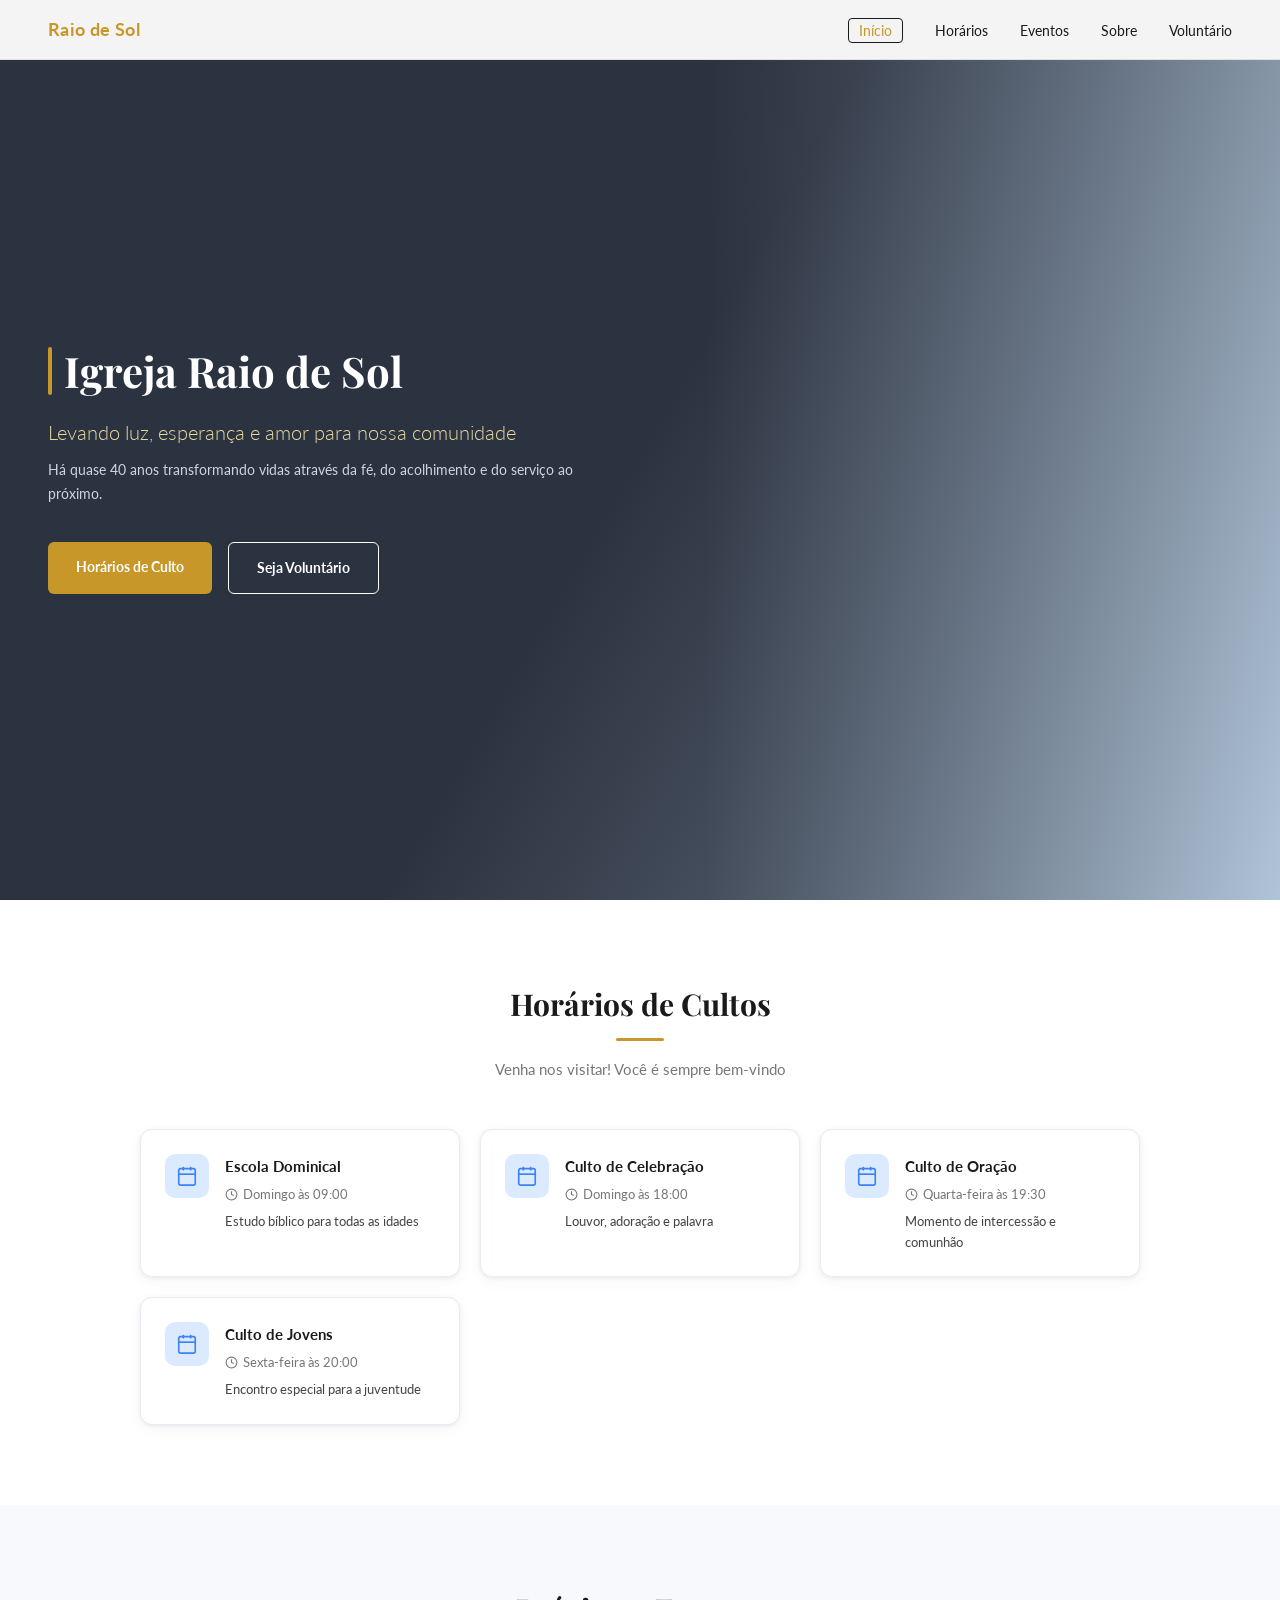
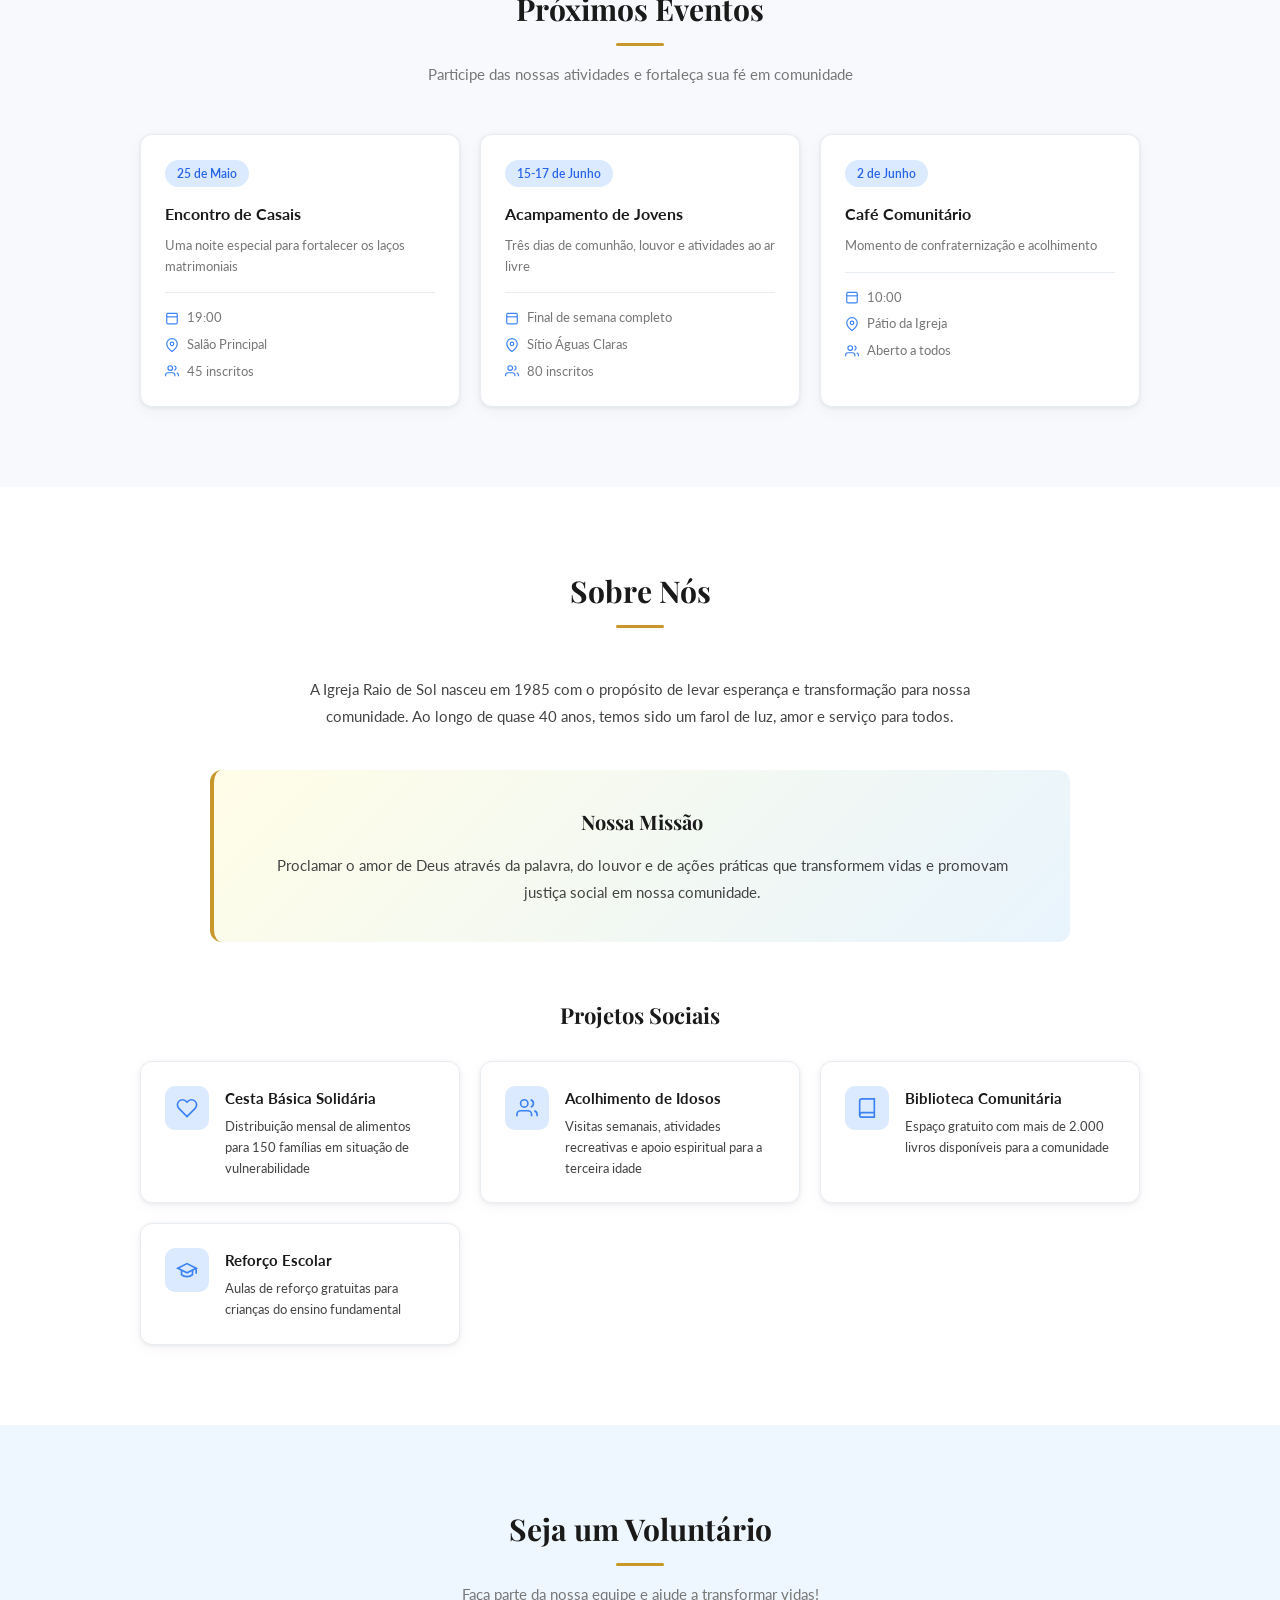
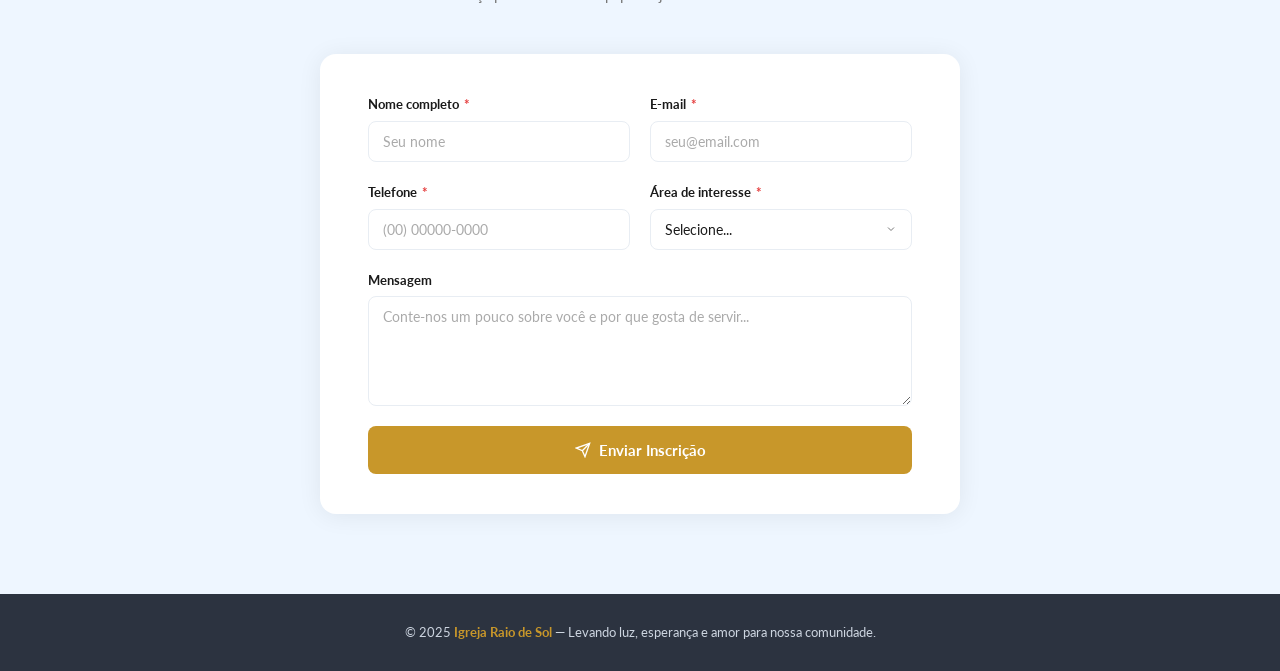
<file: src/main/resources/static/index.html>
<!DOCTYPE html>
<html lang="pt-BR">
<head>
    <meta charset="UTF-8" />
    <meta name="viewport" content="width=device-width, initial-scale=1.0" />
    <link href="https://fonts.googleapis.com/css2?family=Lato:wght@300;400;700&family=Playfair+Display:wght@600;700&display=swap" rel="stylesheet" />
    <link rel="stylesheet" href="style.css">

    <title>Igreja Raio de Sol</title>
</head>

<body>
<!-- NAV -->
<nav>
    <a href="#inicio" class="nav-logo">Raio de Sol</a>
    <ul class="nav-links">
        <li><a href="#inicio" class="active" id="nav-inicio">Início</a></li>
        <li><a href="#horarios" id="nav-horarios">Horários</a></li>
        <li><a href="#eventos" id="nav-eventos">Eventos</a></li>
        <li><a href="#sobre" id="nav-sobre">Sobre</a></li>
        <li><a href="#voluntario" id="nav-voluntario">Voluntário</a></li>
    </ul>
</nav>

<!-- HERO -->
<section id="inicio">
    <div class="hero-content">
        <div class="hero-eyebrow">
            <h1 class="hero-title">Igreja Raio de Sol</h1>
        </div>
        <p class="hero-subtitle">Levando luz, esperança e amor para nossa comunidade</p>
        <p class="hero-desc">Há quase 40 anos transformando vidas através da fé, do acolhimento e do serviço ao próximo.</p>
        <div class="hero-actions">
            <a href="#horarios" class="btn-primary">Horários de Culto</a>
            <a href="#voluntario" class="btn-secondary">Seja Voluntário</a>
        </div>
    </div>
</section>

<!-- HORÁRIOS -->
<section id="horarios">
    <div class="section-header">
        <h2 class="section-title">Horários de Cultos</h2>
        <div class="section-divider"></div>
        <p class="section-subtitle">Venha nos visitar! Você é sempre bem-vindo</p>
    </div>
    <div class="cards-grid">

        <div class="schedule-card">
            <div class="card-icon">
                <svg viewBox="0 0 24 24"><rect x="3" y="4" width="18" height="18" rx="2"/><line x1="16" y1="2" x2="16" y2="6"/><line x1="8" y1="2" x2="8" y2="6"/><line x1="3" y1="10" x2="21" y2="10"/></svg>
            </div>
            <div class="card-body">
                <h3>Escola Dominical</h3>
                <div class="card-time">
                    <svg viewBox="0 0 24 24"><circle cx="12" cy="12" r="10"/><polyline points="12 6 12 12 16 14"/></svg>
                    Domingo às 09:00
                </div>
                <p class="card-desc">Estudo bíblico para todas as idades</p>
            </div>
        </div>

        <div class="schedule-card">
            <div class="card-icon">
                <svg viewBox="0 0 24 24"><rect x="3" y="4" width="18" height="18" rx="2"/><line x1="16" y1="2" x2="16" y2="6"/><line x1="8" y1="2" x2="8" y2="6"/><line x1="3" y1="10" x2="21" y2="10"/></svg>
            </div>
            <div class="card-body">
                <h3>Culto de Celebração</h3>
                <div class="card-time">
                    <svg viewBox="0 0 24 24"><circle cx="12" cy="12" r="10"/><polyline points="12 6 12 12 16 14"/></svg>
                    Domingo às 18:00
                </div>
                <p class="card-desc">Louvor, adoração e palavra</p>
            </div>
        </div>

        <div class="schedule-card">
            <div class="card-icon">
                <svg viewBox="0 0 24 24"><rect x="3" y="4" width="18" height="18" rx="2"/><line x1="16" y1="2" x2="16" y2="6"/><line x1="8" y1="2" x2="8" y2="6"/><line x1="3" y1="10" x2="21" y2="10"/></svg>
            </div>
            <div class="card-body">
                <h3>Culto de Oração</h3>
                <div class="card-time">
                    <svg viewBox="0 0 24 24"><circle cx="12" cy="12" r="10"/><polyline points="12 6 12 12 16 14"/></svg>
                    Quarta-feira às 19:30
                </div>
                <p class="card-desc">Momento de intercessão e comunhão</p>
            </div>
        </div>

        <div class="schedule-card">
            <div class="card-icon">
                <svg viewBox="0 0 24 24"><rect x="3" y="4" width="18" height="18" rx="2"/><line x1="16" y1="2" x2="16" y2="6"/><line x1="8" y1="2" x2="8" y2="6"/><line x1="3" y1="10" x2="21" y2="10"/></svg>
            </div>
            <div class="card-body">
                <h3>Culto de Jovens</h3>
                <div class="card-time">
                    <svg viewBox="0 0 24 24"><circle cx="12" cy="12" r="10"/><polyline points="12 6 12 12 16 14"/></svg>
                    Sexta-feira às 20:00
                </div>
                <p class="card-desc">Encontro especial para a juventude</p>
            </div>
        </div>

    </div>
</section>

<!-- EVENTOS -->
<section id="eventos">
    <div class="section-header">
        <h2 class="section-title">Próximos Eventos</h2>
        <div class="section-divider"></div>
        <p class="section-subtitle">Participe das nossas atividades e fortaleça sua fé em comunidade</p>
    </div>
    <div class="events-grid">

        <div class="event-card">
            <span class="event-date-badge">25 de Maio</span>
            <h3>Encontro de Casais</h3>
            <p>Uma noite especial para fortalecer os laços matrimoniais</p>
            <div class="event-meta">
                <div class="event-meta-row">
                    <svg viewBox="0 0 24 24"><rect x="3" y="4" width="18" height="18" rx="2"/><line x1="3" y1="10" x2="21" y2="10"/></svg>
                    19:00
                </div>
                <div class="event-meta-row">
                    <svg viewBox="0 0 24 24"><path d="M21 10c0 7-9 13-9 13s-9-6-9-13a9 9 0 0 1 18 0z"/><circle cx="12" cy="10" r="3"/></svg>
                    Salão Principal
                </div>
                <div class="event-meta-row">
                    <svg viewBox="0 0 24 24"><path d="M17 21v-2a4 4 0 0 0-4-4H5a4 4 0 0 0-4 4v2"/><circle cx="9" cy="7" r="4"/><path d="M23 21v-2a4 4 0 0 0-3-3.87"/><path d="M16 3.13a4 4 0 0 1 0 7.75"/></svg>
                    45 inscritos
                </div>
            </div>
        </div>

        <div class="event-card">
            <span class="event-date-badge">15-17 de Junho</span>
            <h3>Acampamento de Jovens</h3>
            <p>Três dias de comunhão, louvor e atividades ao ar livre</p>
            <div class="event-meta">
                <div class="event-meta-row">
                    <svg viewBox="0 0 24 24"><rect x="3" y="4" width="18" height="18" rx="2"/><line x1="3" y1="10" x2="21" y2="10"/></svg>
                    Final de semana completo
                </div>
                <div class="event-meta-row">
                    <svg viewBox="0 0 24 24"><path d="M21 10c0 7-9 13-9 13s-9-6-9-13a9 9 0 0 1 18 0z"/><circle cx="12" cy="10" r="3"/></svg>
                    Sítio Águas Claras
                </div>
                <div class="event-meta-row">
                    <svg viewBox="0 0 24 24"><path d="M17 21v-2a4 4 0 0 0-4-4H5a4 4 0 0 0-4 4v2"/><circle cx="9" cy="7" r="4"/><path d="M23 21v-2a4 4 0 0 0-3-3.87"/><path d="M16 3.13a4 4 0 0 1 0 7.75"/></svg>
                    80 inscritos
                </div>
            </div>
        </div>

        <div class="event-card">
            <span class="event-date-badge">2 de Junho</span>
            <h3>Café Comunitário</h3>
            <p>Momento de confraternização e acolhimento</p>
            <div class="event-meta">
                <div class="event-meta-row">
                    <svg viewBox="0 0 24 24"><rect x="3" y="4" width="18" height="18" rx="2"/><line x1="3" y1="10" x2="21" y2="10"/></svg>
                    10:00
                </div>
                <div class="event-meta-row">
                    <svg viewBox="0 0 24 24"><path d="M21 10c0 7-9 13-9 13s-9-6-9-13a9 9 0 0 1 18 0z"/><circle cx="12" cy="10" r="3"/></svg>
                    Pátio da Igreja
                </div>
                <div class="event-meta-row">
                    <svg viewBox="0 0 24 24"><path d="M17 21v-2a4 4 0 0 0-4-4H5a4 4 0 0 0-4 4v2"/><circle cx="9" cy="7" r="4"/><path d="M23 21v-2a4 4 0 0 0-3-3.87"/><path d="M16 3.13a4 4 0 0 1 0 7.75"/></svg>
                    Aberto a todos
                </div>
            </div>
        </div>

    </div>
</section>

<!-- SOBRE -->
<section id="sobre">
    <div class="section-header">
        <h2 class="section-title">Sobre Nós</h2>
        <div class="section-divider"></div>
    </div>
    <p class="sobre-intro">
        A Igreja Raio de Sol nasceu em 1985 com o propósito de levar esperança e transformação para nossa comunidade. Ao longo de quase 40 anos, temos sido um farol de luz, amor e serviço para todos.
    </p>
    <div class="missao-box">
        <h3>Nossa Missão</h3>
        <p>Proclamar o amor de Deus através da palavra, do louvor e de ações práticas que transformem vidas e promovam justiça social em nossa comunidade.</p>
    </div>

    <h3 class="projetos-title">Projetos Sociais</h3>
    <div class="cards-grid">

        <div class="schedule-card">
            <div class="card-icon">
                <svg viewBox="0 0 24 24" style="stroke:#3b82f6;fill:none;stroke-width:1.8"><path d="M20.84 4.61a5.5 5.5 0 0 0-7.78 0L12 5.67l-1.06-1.06a5.5 5.5 0 0 0-7.78 7.78l1.06 1.06L12 21.23l7.78-7.78 1.06-1.06a5.5 5.5 0 0 0 0-7.78z"/></svg>
            </div>
            <div class="card-body">
                <h3>Cesta Básica Solidária</h3>
                <p class="card-desc">Distribuição mensal de alimentos para 150 famílias em situação de vulnerabilidade</p>
            </div>
        </div>

        <div class="schedule-card">
            <div class="card-icon">
                <svg viewBox="0 0 24 24" style="stroke:#3b82f6;fill:none;stroke-width:1.8"><path d="M17 21v-2a4 4 0 0 0-4-4H5a4 4 0 0 0-4 4v2"/><circle cx="9" cy="7" r="4"/><path d="M23 21v-2a4 4 0 0 0-3-3.87"/><path d="M16 3.13a4 4 0 0 1 0 7.75"/></svg>
            </div>
            <div class="card-body">
                <h3>Acolhimento de Idosos</h3>
                <p class="card-desc">Visitas semanais, atividades recreativas e apoio espiritual para a terceira idade</p>
            </div>
        </div>

        <div class="schedule-card">
            <div class="card-icon">
                <svg viewBox="0 0 24 24" style="stroke:#3b82f6;fill:none;stroke-width:1.8"><path d="M4 19.5A2.5 2.5 0 0 1 6.5 17H20"/><path d="M6.5 2H20v20H6.5A2.5 2.5 0 0 1 4 19.5v-15A2.5 2.5 0 0 1 6.5 2z"/></svg>
            </div>
            <div class="card-body">
                <h3>Biblioteca Comunitária</h3>
                <p class="card-desc">Espaço gratuito com mais de 2.000 livros disponíveis para a comunidade</p>
            </div>
        </div>

        <div class="schedule-card">
            <div class="card-icon">
                <svg viewBox="0 0 24 24" style="stroke:#3b82f6;fill:none;stroke-width:1.8"><path d="M22 10v6M2 10l10-5 10 5-10 5z"/><path d="M6 12v5c3 3 9 3 12 0v-5"/></svg>
            </div>
            <div class="card-body">
                <h3>Reforço Escolar</h3>
                <p class="card-desc">Aulas de reforço gratuitas para crianças do ensino fundamental</p>
            </div>
        </div>

    </div>
</section>

<!-- VOLUNTÁRIO -->
<section id="voluntario">
    <div class="section-header">
        <h2 class="section-title">Seja um Voluntário</h2>
        <div class="section-divider"></div>
        <p class="section-subtitle">Faça parte da nossa equipe e ajude a transformar vidas!</p>
    </div>
    <div class="form-wrapper">
        <form onsubmit="handleSubmit(event)">
            <div class="form-row">
                <div class="form-group">
                    <label for="nomeCompleto">Nome completo <span class="req">*</span></label>
                    <input type="text" id="nomeCompleto" name="nomeCompleto" placeholder="Seu nome" required />
                </div>
                <div class="form-group">
                    <label for="emailContato">E-mail <span class="req">*</span></label>
                    <input type="email" id="emailContato" name="emailContato" placeholder="seu@email.com" required />
                </div>
            </div>
            <div class="form-row">
                <div class="form-group">
                    <label for="telefoneContato">Telefone <span class="req">*</span></label>
                    <input type="tel" id="telefoneContato" name="telefoneContato" placeholder="(00) 00000-0000" required />
                </div>
                <div class="form-group">
                    <label for="areaInteresse">Área de interesse <span class="req">*</span></label>
                    <select id="areaInteresse" name="areaInteresse" required>
                        <option value="">Selecione...</option>
                        <option value="louvor">Louvor e Música</option>
                        <option value="criancas">Trabalho com Crianças</option>
                        <option value="jovens">Trabalho com Jovens</option>
                        <option value="social">Ação Social</option>
                        <option value="recepcao">Recepção</option>
                        <option value="midia">Mídia e Tecnologia</option>
                        <option value="intercessao">Intercessão</option>
                        <option value="outro">Outro</option>
                    </select>
                </div>
            </div>
            <div class="form-row single">
                <div class="form-group">
                    <label for="mensagemVoluntario">Mensagem</label>
                    <textarea id="mensagemVoluntario" name="mensagemVoluntario" placeholder="Conte-nos um pouco sobre você e por que gosta de servir..."></textarea>
                </div>
            </div>
            <button type="submit" class="btn-submit">
                <svg viewBox="0 0 24 24"><line x1="22" y1="2" x2="11" y2="13"/><polygon points="22 2 15 22 11 13 2 9 22 2"/></svg>
                Enviar Inscrição
            </button>
        </form>
    </div>
</section>

<!-- FOOTER -->
<footer>
    <p>© 2025 <strong>Igreja Raio de Sol</strong> — Levando luz, esperança e amor para nossa comunidade.</p>
</footer>



<script src="script.js"></script>
</body>
</html>
</file>
<file: src/main/resources/static/style.css>
/* ===================== DESIGN TOKENS ===================== */
    :root {
      --color-brand-primary: #c8972a;
      --color-brand-light: #e8b84b;
      --color-brand-bg: #fdf8ee;
      --color-title: #1a1a1a;
      --color-text: #444444;
      --color-text-muted: #777777;
      --color-bg-page: #ffffff;
      --color-bg-section-alt: #f7f9fc;
      --color-bg-hero: #2c3340;
      --color-card-bg: #ffffff;
      --color-card-border: #e8edf3;
      --color-icon-bg: #dbeafe;
      --color-icon-color: #3b82f6;
      --color-nav-bg: #f4f4f4;
      --color-mission-bg: linear-gradient(135deg, #fffde7 0%, #e8f4fd 100%);
      --color-volunteer-bg: #eef6ff;
      --font-family-title: 'Playfair Display', Georgia, serif;
      --font-family-text: 'Lato', sans-serif;
      --radius-card: 12px;
      --shadow-card: 0 1px 4px rgba(0,0,0,0.07), 0 4px 16px rgba(0,0,0,0.04);
    }

    /* ===================== RESET ===================== */
    *, *::before, *::after { box-sizing: border-box; margin: 0; padding: 0; }
    html { scroll-behavior: smooth; }
    body { font-family: var(--font-family-text); color: var(--color-text); background: var(--color-bg-page); line-height: 1.6; }

    /* ===================== NAV ===================== */
    nav {
      position: fixed; top: 0; left: 0; right: 0; z-index: 100;
      background: var(--color-nav-bg);
      display: flex; align-items: center; justify-content: space-between;
      padding: 0 48px; height: 60px;
      border-bottom: 1px solid #e0e0e0;
    }
    .nav-logo {
      font-family: var(--font-family-text);
      font-weight: 700; font-size: 18px;
      color: var(--color-brand-primary);
      text-decoration: none; letter-spacing: 0.02em;
    }
    .nav-links { display: flex; gap: 32px; list-style: none; }
    .nav-links a {
      text-decoration: none; font-size: 14px; font-weight: 400;
      color: var(--color-title); transition: color 0.2s;
    }
    .nav-links a:hover, .nav-links a.active { color: var(--color-brand-primary); }
    .nav-links a.active {
      border: 1.5px solid var(--color-title);
      border-radius: 4px; padding: 3px 10px;
    }

    /* ===================== HERO ===================== */
    #inicio {
      min-height: 100vh;
      background: linear-gradient(to right, var(--color-bg-hero) 55%, #b0c4d8 100%);
      display: flex; align-items: center;
      padding: 100px 48px 60px;
      position: relative; overflow: hidden;
    }
    #inicio::after {
      content: '';
      position: absolute; inset: 0;
      background: linear-gradient(120deg, rgba(44,51,64,0.92) 0%, rgba(44,51,64,0.6) 50%, rgba(176,196,216,0.5) 100%);
      pointer-events: none;
    }
    .hero-content { position: relative; z-index: 1; max-width: 540px; }
    .hero-eyebrow {
      display: flex; align-items: center; gap: 12px; margin-bottom: 20px;
    }
    .hero-eyebrow::before {
      content: ''; display: block; width: 4px; height: 48px;
      background: var(--color-brand-primary); border-radius: 2px;
    }
    .hero-title {
      font-family: var(--font-family-title);
      font-size: clamp(28px, 3.5vw, 42px);
      font-weight: 700; color: #ffffff; line-height: 1.2;
    }
    .hero-subtitle {
      font-size: clamp(16px, 2vw, 20px);
      color: #e8d9a0; font-weight: 300; margin: 20px 0 10px;
    }
    .hero-desc {
      font-size: 14px; color: #cdd5e0; line-height: 1.7; margin-bottom: 36px;
    }
    .hero-actions { display: flex; gap: 16px; flex-wrap: wrap; }
    .btn-primary {
      background: var(--color-brand-primary); color: #fff;
      border: none; padding: 14px 28px; border-radius: 6px;
      font-family: var(--font-family-text); font-size: 14px; font-weight: 700;
      cursor: pointer; text-decoration: none; transition: background 0.2s, transform 0.15s;
      display: inline-block;
    }
    .btn-primary:hover { background: var(--color-brand-light); transform: translateY(-1px); }
    .btn-secondary {
      background: transparent; color: #fff;
      border: 1.5px solid #fff; padding: 14px 28px; border-radius: 6px;
      font-family: var(--font-family-text); font-size: 14px; font-weight: 700;
      cursor: pointer; text-decoration: none; transition: all 0.2s;
      display: inline-block;
    }
    .btn-secondary:hover { background: rgba(255,255,255,0.1); transform: translateY(-1px); }

    /* ===================== SECTION SHARED ===================== */
    section { padding: 80px 48px; }
    .section-header { text-align: center; margin-bottom: 48px; }
    .section-title {
      font-family: var(--font-family-title);
      font-size: clamp(22px, 2.5vw, 30px);
      font-weight: 700; color: var(--color-title); margin-bottom: 10px;
    }
    .section-divider {
      width: 48px; height: 3px; background: var(--color-brand-primary);
      margin: 0 auto 16px; border-radius: 2px;
    }
    .section-subtitle { font-size: 15px; color: var(--color-text-muted); }

    /* ===================== HORÁRIOS ===================== */
    #horarios { background: var(--color-bg-page); }
    .cards-grid {
      display: grid;
      grid-template-columns: repeat(auto-fit, minmax(280px, 1fr));
      gap: 20px; max-width: 1000px; margin: 0 auto;
    }
    .schedule-card {
      background: var(--color-card-bg);
      border: 1px solid var(--color-card-border);
      border-radius: var(--radius-card);
      padding: 24px; display: flex; gap: 16px;
      align-items: flex-start;
      box-shadow: var(--shadow-card);
      transition: box-shadow 0.2s, transform 0.2s;
    }
    .schedule-card:hover { box-shadow: 0 4px 20px rgba(0,0,0,0.1); transform: translateY(-2px); }
    .card-icon {
      width: 44px; height: 44px; border-radius: 10px;
      background: var(--color-icon-bg);
      display: flex; align-items: center; justify-content: center;
      flex-shrink: 0;
    }
    .card-icon svg { width: 22px; height: 22px; stroke: var(--color-icon-color); fill: none; stroke-width: 1.8; }
    .card-body h3 { font-size: 15px; font-weight: 700; color: var(--color-title); margin-bottom: 6px; }
    .card-time {
      display: flex; align-items: center; gap: 5px;
      font-size: 13px; color: var(--color-text-muted); margin-bottom: 6px;
    }
    .card-time svg { width: 13px; height: 13px; stroke: currentColor; fill: none; stroke-width: 2; }
    .card-desc { font-size: 13px; color: var(--color-text); }

    /* ===================== EVENTOS ===================== */
    #eventos { background: var(--color-bg-section-alt); }
    .events-grid {
      display: grid;
      grid-template-columns: repeat(auto-fit, minmax(280px, 1fr));
      gap: 20px; max-width: 1000px; margin: 0 auto;
    }
    .event-card {
      background: var(--color-card-bg);
      border: 1px solid var(--color-card-border);
      border-radius: var(--radius-card);
      padding: 24px;
      box-shadow: var(--shadow-card);
      transition: box-shadow 0.2s, transform 0.2s;
    }
    .event-card:hover { box-shadow: 0 4px 20px rgba(0,0,0,0.1); transform: translateY(-2px); }
    .event-date-badge {
      display: inline-block;
      background: #dbeafe; color: #2563eb;
      font-size: 12px; font-weight: 600;
      padding: 4px 12px; border-radius: 20px; margin-bottom: 14px;
    }
    .event-card h3 { font-size: 16px; font-weight: 700; color: var(--color-title); margin-bottom: 8px; }
    .event-card p { font-size: 13px; color: var(--color-text-muted); margin-bottom: 16px; line-height: 1.6; }
    .event-meta { border-top: 1px solid var(--color-card-border); padding-top: 14px; display: flex; flex-direction: column; gap: 6px; }
    .event-meta-row {
      display: flex; align-items: center; gap: 8px;
      font-size: 13px; color: var(--color-text-muted);
    }
    .event-meta-row svg { width: 14px; height: 14px; stroke: var(--color-icon-color); fill: none; stroke-width: 2; flex-shrink: 0; }

    /* ===================== SOBRE ===================== */
    #sobre { background: var(--color-bg-page); }
    .sobre-intro {
      max-width: 680px; margin: 0 auto 40px;
      text-align: center; font-size: 15px; color: var(--color-text); line-height: 1.8;
    }
    .missao-box {
      max-width: 860px; margin: 0 auto 56px;
      background: linear-gradient(135deg, #fffde7 0%, #e8f4fd 100%);
      border-left: 4px solid var(--color-brand-primary);
      border-radius: 12px; padding: 36px 48px; text-align: center;
    }
    .missao-box h3 {
      font-family: var(--font-family-title);
      font-size: 20px; font-weight: 700;
      color: var(--color-title); margin-bottom: 14px;
    }
    .missao-box p { font-size: 15px; color: var(--color-text); line-height: 1.8; }
    .projetos-title {
      font-family: var(--font-family-title);
      font-size: 22px; font-weight: 700;
      color: var(--color-title); text-align: center; margin-bottom: 28px;
    }

    /* ===================== VOLUNTÁRIO ===================== */
    #voluntario { background: var(--color-volunteer-bg); }
    .form-wrapper {
      max-width: 640px; margin: 0 auto;
      background: #fff; border-radius: 16px;
      padding: 40px 48px;
      box-shadow: 0 2px 24px rgba(0,0,0,0.07);
    }
    .form-row { display: grid; grid-template-columns: 1fr 1fr; gap: 20px; margin-bottom: 20px; }
    .form-row.single { grid-template-columns: 1fr; }
    .form-group { display: flex; flex-direction: column; gap: 6px; }
    .form-group label {
      font-size: 13px; font-weight: 700; color: var(--color-title);
    }
    .form-group label .req { color: #e53e3e; margin-left: 2px; }
    .form-group input,
    .form-group select,
    .form-group textarea {
      border: 1px solid var(--color-card-border);
      border-radius: 8px; padding: 11px 14px;
      font-family: var(--font-family-text);
      font-size: 14px; color: var(--color-title);
      background: #fff; outline: none;
      transition: border-color 0.2s, box-shadow 0.2s;
    }
    .form-group input:focus,
    .form-group select:focus,
    .form-group textarea:focus {
      border-color: var(--color-brand-primary);
      box-shadow: 0 0 0 3px rgba(200,151,42,0.12);
    }
    .form-group input::placeholder,
    .form-group textarea::placeholder { color: #aaa; }
    .form-group textarea { resize: vertical; min-height: 110px; }
    .form-group select { appearance: none; background-image: url("data:image/svg+xml,%3Csvg xmlns='http://www.w3.org/2000/svg' width='12' height='12' viewBox='0 0 24 24' fill='none' stroke='%23777' stroke-width='2'%3E%3Cpolyline points='6 9 12 15 18 9'/%3E%3C/svg%3E"); background-repeat: no-repeat; background-position: right 14px center; padding-right: 36px; }
    .btn-submit {
      width: 100%; padding: 15px;
      background: var(--color-brand-primary); color: #fff;
      border: none; border-radius: 8px;
      font-family: var(--font-family-text); font-size: 15px; font-weight: 700;
      cursor: pointer; display: flex; align-items: center; justify-content: center; gap: 8px;
      transition: background 0.2s, transform 0.15s; margin-top: 8px;
    }
    .btn-submit:hover { background: var(--color-brand-light); transform: translateY(-1px); }
    .btn-submit svg { width: 16px; height: 16px; stroke: #fff; fill: none; stroke-width: 2; }

    /* ===================== FOOTER ===================== */
    footer {
      background: var(--color-bg-hero); color: #cdd5e0;
      text-align: center; padding: 28px 48px;
      font-size: 13px;
    }
    footer strong { color: var(--color-brand-primary); }

    /* ===================== RESPONSIVE ===================== */
    @media (max-width: 700px) {
      nav { padding: 0 20px; }
      .nav-links { gap: 16px; }
      section { padding: 60px 20px; }
      #inicio { padding: 100px 20px 60px; }
      .form-wrapper { padding: 28px 20px; }
      .form-row { grid-template-columns: 1fr; }
      .missao-box { padding: 28px 20px; }
    }
</file>
